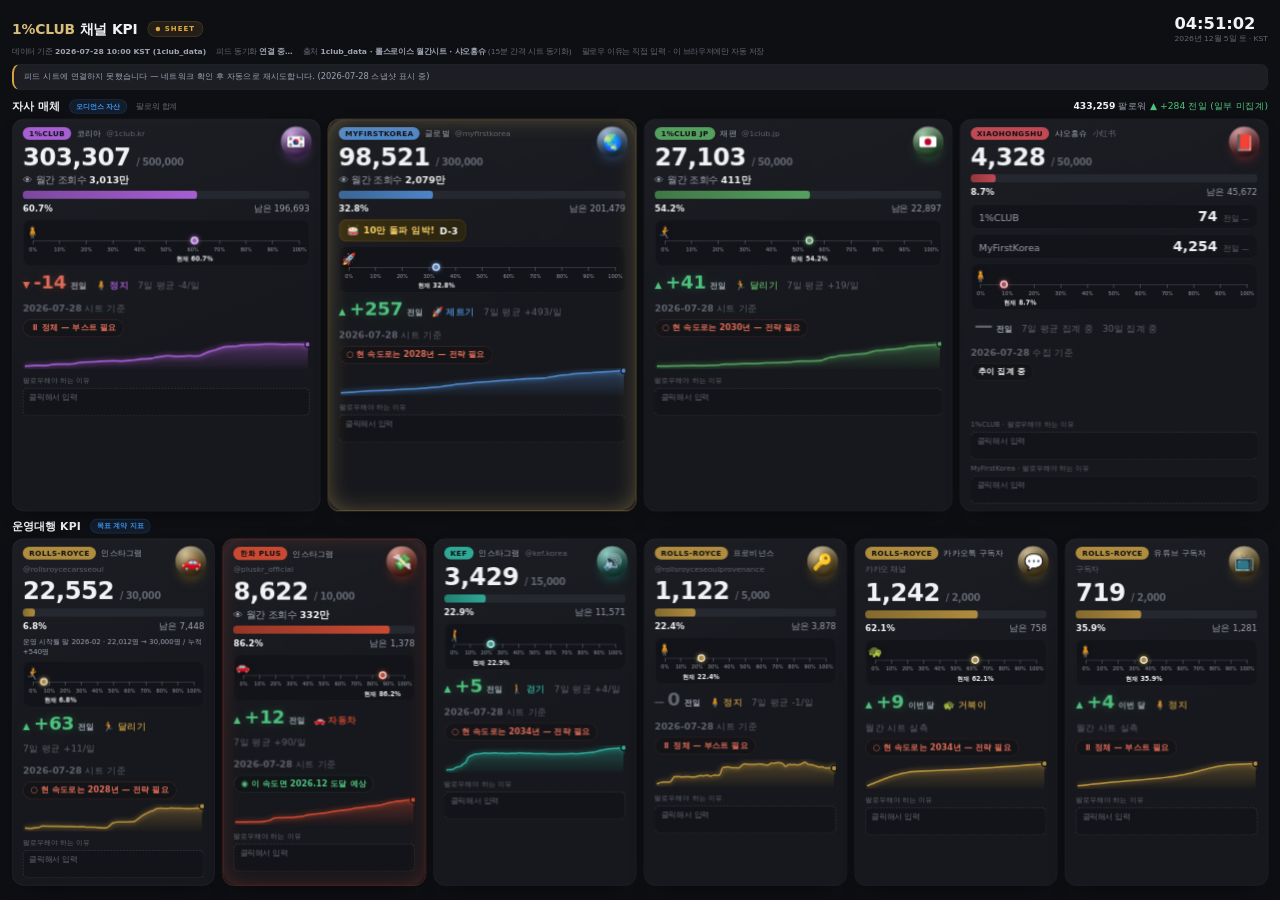
<file: versions/20261006/index.html>
<!doctype html>
<html lang="ko">
<head>
<meta charset="utf-8">
<meta name="viewport" content="width=device-width,initial-scale=1">
<meta name="robots" content="noindex,nofollow">
<title>1%CLUB 채널 KPI LIVE</title>
<link rel="icon" href="data:image/svg+xml,<svg xmlns='http://www.w3.org/2000/svg' viewBox='0 0 100 100'><text y='.9em' font-size='90'>📈</text></svg>">
<style>
  :root{
    --bg:#0e0f13; --card:#17181d; --card2:#1c1e24; --line:#262830;
    --ink:#f2f3f5; --ink2:#9fa4b1; --ink3:#62666f;
    --blue:#3d95f6; --gold:#b08d3e; --gold2:#d8bc7a; --kef:#4e86c8; --plus:#c4614a;
    --good:#4fc47f; --warn:#e0a83f; --bad:#e06b57;
    --numfont:ui-rounded,"SF Pro Rounded","SF Pro Display","Apple SD Gothic Neo",Pretendard,system-ui,sans-serif;
  }
  *{box-sizing:border-box;margin:0;padding:0}
  html,body{min-height:100%}
  body{
    background:var(--bg); color:var(--ink); overflow-x:hidden;
    font-family:"SF Pro Display","Apple SD Gothic Neo",Pretendard,"Noto Sans KR",system-ui,sans-serif;
    -webkit-font-smoothing:antialiased; padding:clamp(14px,1.8vw,30px);
    position:relative;
  }
  .num{font-family:var(--numfont);font-variant-numeric:tabular-nums}

  .orb{position:fixed;border-radius:50%;filter:blur(90px);opacity:.16;pointer-events:none;z-index:0}
  .orb.a{width:520px;height:520px;background:var(--blue);top:-180px;right:-120px;animation:drift 26s ease-in-out infinite alternate}
  .orb.b{width:460px;height:460px;background:var(--plus);bottom:-200px;left:-140px;animation:drift 32s ease-in-out infinite alternate-reverse}
  .orb.c{width:360px;height:360px;background:var(--gold);top:45%;left:38%;opacity:.09;animation:drift 40s ease-in-out infinite alternate}
  @keyframes drift{from{transform:translate(0,0) scale(1)}to{transform:translate(60px,40px) scale(1.12)}}
  main{position:relative;z-index:1}

  header{display:flex;align-items:center;gap:16px;flex-wrap:wrap;margin-bottom:4px}
  .brand{font-size:clamp(18px,1.7vw,24px);font-weight:800;letter-spacing:-.01em}
  .brand em{font-style:normal;color:var(--gold2)}
  .live{display:inline-flex;align-items:center;gap:7px;font-size:11px;font-weight:700;letter-spacing:.14em;color:var(--good);
    background:#4fc47f1a;border:1px solid #4fc47f33;padding:5px 12px;border-radius:20px}
  .live i{width:7px;height:7px;border-radius:50%;background:var(--good);animation:blink 1.6s ease-in-out infinite}
  .live.stale{color:var(--warn);background:#e0a83f1a;border-color:#e0a83f33}
  .live.stale i{background:var(--warn);animation:none}
  @keyframes blink{0%,100%{opacity:1}50%{opacity:.2}}
  .hspace{flex:1}
  #clock{font-size:clamp(20px,2vw,28px);font-weight:800}
  #clockdate{font-size:12px;color:var(--ink3);text-align:right}
  .meta{font-size:12px;color:var(--ink3);margin:4px 0 16px;display:flex;gap:16px;flex-wrap:wrap}
  .meta b{color:var(--ink2);font-weight:600}
  #banner{display:none;background:var(--card2);border:1px solid var(--line);border-left:3px solid var(--warn);
    border-radius:14px;padding:11px 16px;font-size:13px;color:var(--ink2);margin-bottom:14px}
  #banner.show{display:block}

  .sect{display:flex;align-items:center;gap:14px;margin:22px 0 12px;flex-wrap:wrap}
  .sect h2{font-size:17px;font-weight:800;letter-spacing:.02em}
  .sect .tag{font-size:11px;font-weight:700;color:var(--blue);background:#3d95f61a;border:1px solid #3d95f633;
    padding:3px 10px;border-radius:14px}
  .sect .sub{font-size:12px;color:var(--ink3)}
  .sect .grow{flex:1}
  .sect .sum{font-size:14.5px;color:var(--ink2)}
  .sect .sum b{color:var(--ink);font-weight:800}
  .sect .sum .up{color:var(--good)}


  .grid{display:grid;gap:16px;grid-template-columns:repeat(3,1fr)}
  .grid.own{grid-template-columns:repeat(auto-fit,minmax(235px,1fr))}
  @media(max-width:1100px){.grid{grid-template-columns:repeat(2,1fr)}}
  @media(max-width:640px){.grid{grid-template-columns:1fr}}

  .card{
    background:linear-gradient(160deg,var(--card2) 0%,var(--card) 55%);
    border:1px solid var(--line);border-radius:24px;padding:16px 20px 14px;
    position:relative;display:flex;flex-direction:column;gap:10px;
    box-shadow:0 16px 40px -24px rgba(0,0,0,.9), inset 0 1px 0 rgba(255,255,255,.045);
    transition:transform .35s cubic-bezier(.2,.8,.2,1), box-shadow .35s;
    transform-style:preserve-3d;
  }
  .card:hover{transform:perspective(900px) rotateX(2.5deg) rotateY(-2deg) translateY(-3px);
    box-shadow:0 26px 54px -26px rgba(0,0,0,.95), inset 0 1px 0 rgba(255,255,255,.06)}
  .card.near{border-color:color-mix(in srgb,var(--ac) 45%,var(--line));}
  .card.near::after{content:"";position:absolute;inset:0;border-radius:24px;pointer-events:none;
    box-shadow:inset 0 0 40px -14px var(--ac);opacity:.5}

  .badge{position:absolute;top:14px;right:16px;width:58px;height:58px;border-radius:50%;
    display:flex;align-items:center;justify-content:center;font-size:31px;
    background:radial-gradient(circle at 32% 26%, color-mix(in srgb,var(--ac) 55%,#fff) 0%, color-mix(in srgb,var(--ac) 45%,#000) 68%, color-mix(in srgb,var(--ac) 25%,#000) 100%);
    box-shadow:0 10px 20px -8px color-mix(in srgb,var(--ac) 65%,#000), inset 0 -5px 10px rgba(0,0,0,.4), inset 0 4px 7px rgba(255,255,255,.32);
    animation:bob 5.5s ease-in-out infinite;animation-delay:var(--d,0s)}
  .badge svg{width:33px;height:auto;border-radius:4px;box-shadow:0 2px 5px rgba(0,0,0,.5)}
  .badge span{filter:drop-shadow(0 3px 4px rgba(0,0,0,.45))}
  @keyframes bob{0%,100%{transform:translateY(0) rotate(-3deg)}50%{transform:translateY(-7px) rotate(3deg)}}

  .eyebrow{display:flex;align-items:center;gap:8px;font-size:13px;color:var(--ink2);padding-right:66px;flex-wrap:wrap}
  .chip{display:inline-block;padding:3px 10px;border-radius:20px;font-size:11.5px;font-weight:800;letter-spacing:.05em;
    color:#0e0f13;background:var(--ac)}
  .handle{color:var(--ink3);font-size:12px}

  .bignum{font-size:clamp(34px,3vw,58px);font-weight:800;line-height:1.05;letter-spacing:-.02em;
    display:flex;align-items:baseline;gap:9px;flex-wrap:wrap}
  .bignum .goal{font-size:.4em;color:var(--ink3);font-weight:600}
  .bignum.tick{animation:pop .55s ease}
  @keyframes pop{0%{text-shadow:0 0 22px var(--ac)}100%{text-shadow:none}}

  .pbar{height:13px;background:#262830;border-radius:5px;overflow:hidden}
  .pbar i{display:block;height:100%;border-radius:5px;
    background:linear-gradient(90deg,color-mix(in srgb,var(--ac) 75%,#000),var(--ac));
    transition:width 1.2s cubic-bezier(.2,.8,.2,1)}
  .prow{display:flex;justify-content:space-between;font-size:13.5px;color:var(--ink2)}
  .prow .pct{font-weight:800;color:var(--ink)}

  .track{height:78px;border-radius:12px;background:#131419;border:1px solid #22242b;position:relative}
  .track[hidden]{display:none}
  .track-inner{position:absolute;inset:0 15px}
  .track-inner::before{content:"";position:absolute;left:0;right:0;top:32px;border-bottom:1px solid #454852}
  .runner{position:absolute;top:7px;left:0;font-size:21px;line-height:1;--facing:-1;
    transform:translateX(-50%) scaleX(var(--facing));filter:drop-shadow(0 2px 3px rgba(0,0,0,.5));
    animation:runner-travel var(--duration,8s) linear infinite}
  .runner.flip{--facing:1}
  @keyframes runner-travel{from{left:0}to{left:100%}}
  .current-point{position:absolute;left:var(--progress,0%);top:32px;width:0;height:0;z-index:1;transition:left 1.2s ease}
  .current-point::before{content:"";position:absolute;width:8px;height:8px;transform:translate(-50%,-50%);
    border:2px solid var(--ink);border-radius:50%;background:var(--ac);box-shadow:0 0 8px var(--ac)}
  .current-label{position:absolute;top:24px;left:0;transform:translateX(-50%);white-space:nowrap;
    color:var(--ink);font-size:10px;font-weight:700;line-height:1.2}
  .current-point.start .current-label{transform:none}
  .current-point.end .current-label{transform:translateX(-100%)}
  .ruler-tick{position:absolute;top:32px;transform:translateX(-50%);font-size:8px;line-height:1;color:var(--ink2);text-align:center}
  .ruler-tick::before{content:"";display:block;width:0;height:6px;border-left:1px solid #626671;margin:0 auto 5px}
  .baseline-note{font-size:11px;line-height:1.4;color:var(--ink2)}
  .tierlab b{color:var(--ac)!important}

  .views{font-size:15px;color:var(--ink2)}
  .views b{color:var(--ink);font-weight:800}
  .subrows{display:flex;flex-direction:column;gap:8px;margin-top:2px}
  .subrow{display:flex;justify-content:space-between;align-items:baseline;font-size:15px;color:var(--ink2);
    background:#131419;border:1px solid #22242b;border-radius:12px;padding:9px 14px}
  .subrow b{font-size:22px;color:var(--ink);font-weight:800}
  .subvalue{display:flex;align-items:baseline;gap:10px;flex-wrap:wrap;justify-content:flex-end}
  .subdelta{font-size:12px;white-space:nowrap}
  .subdelta.down{color:var(--bad)}
  .follow-reasons{display:flex;flex-direction:column;gap:6px;margin-top:3px}
  .follow-reason{display:flex;flex-direction:column;gap:4px;font-size:11px;color:var(--ink3)}
  .follow-reason textarea{box-sizing:border-box;width:100%;min-width:0;height:44px;resize:none;
    border:1px dashed #454852;border-radius:8px;background:#131419;color:var(--ink2);
    padding:6px 9px;font:inherit;font-size:12px;line-height:1.4}
  .follow-reason textarea::placeholder{color:var(--ink3)}
  .follow-reason textarea:focus{outline:2px solid var(--ac);outline-offset:2px;border-style:solid;color:var(--ink)}
  .mile{display:none;align-items:center;gap:8px;font-size:14.5px;font-weight:800;color:#ffd76a;align-self:flex-start;
    background:linear-gradient(90deg,#3a2f12,#2a2410);border:1px solid #8a6d2f66;border-radius:12px;padding:7px 12px;
    animation:milepulse 1.6s ease-in-out infinite}
  .mile b{color:#fff}
  .mile .drum{animation:drum .5s ease-in-out infinite;display:inline-block}
  @keyframes drum{0%,100%{transform:rotate(-12deg)}50%{transform:rotate(12deg)}}
  @keyframes milepulse{0%,100%{box-shadow:0 0 0 0 #ffd76a33}50%{box-shadow:0 0 18px 2px #ffd76a55}}
  .card.hype{border-color:#c9a84e88}
  .card.hype::after{content:"";position:absolute;inset:0;border-radius:24px;pointer-events:none;
    box-shadow:inset 0 0 44px -12px #e8c56b;opacity:.5;animation:milepulse 1.6s ease-in-out infinite}
  .stats{display:flex;gap:14px;flex-wrap:wrap;font-size:14.5px;color:var(--ink2);align-items:baseline}
  .line2{display:flex;gap:16px;flex-wrap:wrap;align-items:baseline}
  .stats .s b{color:var(--ink);font-weight:750}
  /* 전일 증감 = 카드의 두 번째 히어로 숫자 */
  .stats .d1{font-size:29px;font-weight:800;letter-spacing:-.01em;display:inline-flex;align-items:baseline;gap:6px}
  .stats .d1 i{font-style:normal;font-size:.5em;transform:translateY(-1px)}
  .stats .d1 b{color:inherit;font-weight:800;font-size:inherit}
  .stats .d1 small{font-size:13px;font-weight:600;color:var(--ink2)}
  .stats .d1.up{text-shadow:0 0 16px #4fc47f55}
  .stats .d1.down{color:var(--bad);text-shadow:0 0 16px #e06b5744}
  .up{color:var(--good)} .flat{color:var(--ink3)} .down{color:var(--ink2)}
  .today{font-size:14.5px;color:var(--good)}
  .today b{font-weight:800}
  .today.zero{color:var(--ink3)}
  .eta{font-size:13px;font-weight:600;display:inline-flex;align-items:center;gap:6px;align-self:flex-start;
    padding:4px 11px;border-radius:14px;border:1px solid var(--line);background:#0e0f1366}
  .eta.ok{color:var(--good);border-color:#4fc47f33}
  .eta.warn{color:var(--warn);border-color:#e0a83f33}
  .eta.bad{color:var(--bad);border-color:#e06b5733}

  .spark{width:100%;height:60px;display:block;cursor:crosshair}
  .sparkwrap{position:relative}
  .tip{position:absolute;pointer-events:none;background:#0a0b0e;border:1px solid var(--line);border-radius:8px;
    padding:4px 9px;font-size:11px;color:var(--ink2);white-space:nowrap;display:none;transform:translate(-50%,-115%)}
  .tip b{color:var(--ink)}
  .manual{font-size:11.5px;color:var(--ink3);background:#262830;border-radius:10px;padding:6px 10px;align-self:flex-start}

  footer{margin-top:18px;font-size:11.5px;color:var(--ink3);display:flex;gap:18px;flex-wrap:wrap}
  body.fit{overflow:hidden;height:100vh}
  body.fit footer{display:none}
  @media(prefers-reduced-motion:reduce){
    .pace i,.live i,.badge,.orb,.runner,.mile,.mile .drum,.card.hype::after{animation:none!important}
    .bignum.tick{animation:none}
    .card:hover{transform:none}
  }
  /* ── dense (≥1200px) — 대형 화면 압축 모드: 여백 최소화 후 화면에 꽉 차게 균일 확대 ── */
  body.dense{padding:12px}
  body.dense .orb{display:none}
  body.dense .meta{margin:2px 0 10px}
  body.dense .sect{margin:12px 0 8px}
  body.dense .grid{gap:12px}
  body.dense .grid,body.dense .grid.own{grid-template-columns:repeat(auto-fit,minmax(300px,1fr))}
  body.dense .card{padding:12px 16px 11px;gap:7px;border-radius:18px}
  body.dense .card:hover{transform:none;box-shadow:0 16px 40px -24px rgba(0,0,0,.9), inset 0 1px 0 rgba(255,255,255,.045)}
  body.dense .badge{width:48px;height:48px;font-size:25px;top:11px;right:13px}
  body.dense .badge svg{width:27px}
  body.dense .eyebrow{padding-right:54px}
  body.dense .spark{height:44px}
  body.dense .track{height:74px}
  body.dense .runner{font-size:18px;top:10px}
  body.dense .subrow{padding:6px 12px}
  /* ── mobile (≤768px) — 데스크톱 레이아웃 불변, 폰 가독성 보강 ── */
  @media(max-width:768px){
    .orb{display:none}                          /* 대형 blur 배경 = 모바일 스크롤 잔렉 방지 */
    #clockdate{text-align:left}                 /* 줄바꿈 후 왼쪽 정렬이 자연스러움 */
    .meta{font-size:13px;gap:6px 14px}
    .handle,.sect .sub{font-size:13px}
    .card{padding:16px 16px 14px}
    .card:hover{transform:none;box-shadow:0 16px 40px -24px rgba(0,0,0,.9), inset 0 1px 0 rgba(255,255,255,.045)} /* 터치 후 hover 고착 방지 */
    .badge{width:50px;height:50px;font-size:27px;top:12px;right:14px}
    .badge svg{width:29px}
    .eyebrow{padding-right:56px}
    .subrow{font-size:14px}
    footer{font-size:12.5px;gap:8px 16px}
  }
</style>
</head>
<body>
<div class="orb a"></div><div class="orb b"></div><div class="orb c"></div>
<main>
<header>
  <div class="brand"><em>1%CLUB</em> 채널 KPI</div>
  <div class="live" id="liveTag"><i></i><span id="liveTxt">SHEET</span></div>
  <div class="hspace"></div>
  <div><div id="clock" class="num">--:--:--</div><div id="clockdate"></div></div>
</header>
<div class="meta">
  <span>데이터 기준 <b id="dataDate">연결 중…</b></span>
  <span>피드 동기화 <b id="syncAgo">연결 중…</b></span>
  <span>출처 <b>1club_data · 롤스로이스 월간시트 · 샤오홍슈</b> (15분 간격 시트 동기화)</span>
  <span id="reasonNotice" role="status">팔로우 이유는 직접 입력 · 이 브라우저에만 자동 저장</span>
</div>
<div id="banner"></div>

<div class="sect"><h2>자사 매체</h2><span class="tag">오디언스 자산</span>
  <span class="sub">팔로워 합계</span>
  <div class="grow"></div>
  <div class="sum num" id="ownSum"></div></div>
<div class="grid own" id="gridOwn"></div>

<div class="sect"><h2>운영대행 KPI</h2><span class="tag">목표 계약 지표</span>
  <div class="grow"></div></div>
<div class="grid" id="gridAgency"></div>

<footer>
  <span>팔로워·전일 증감 = 1club_data 오전 10시 실측 · 속도/도달 예상 = 최근 7일 평균</span>
  <span>화면 숫자는 추정하지 않으며 최신 시트값을 그대로 표시합니다</span>
</footer>
</main>

<script>
/* ── config ── */
const PUB="1mki_nVRs7Rf7Dw6OZRdYCE2ODVnoXXlGfYIQ2ddEGP0";
const FEED_CSV=`https://docs.google.com/spreadsheets/d/${PUB}/gviz/tq?tqx=out:csv&sheet=feed`;
const HIST_CSV=`https://docs.google.com/spreadsheets/d/${PUB}/gviz/tq?tqx=out:csv&sheet=history`;

const KPI = [
 {id:"rr",   sec:"agency", ac:"#b08d3e", em:"🚗", client:"ROLLS-ROYCE", name:"인스타그램",      handle:"@rollsroycecarsseoul",       goal:30000, baseline:22012, baselineDate:"2026-02", kind:"daily", idx:0, feed:"rollsroycecarsseoul"},
 {id:"plus", sec:"agency", ac:"#c94a33", em:"💸", client:"한화 PLUS",   name:"인스타그램",      handle:"@pluskr_official",          goal:10000, kind:"daily", idx:3, feed:"pluskr_official", vk:"views_pluskr_official"},
 {id:"kef",  sec:"agency", ac:"#2fa896", em:"🔊", client:"KEF",         name:"인스타그램",      handle:"@kef.korea",                goal:15000, kind:"daily", idx:2, feed:"kef.korea"},
 {id:"prov", sec:"agency", ac:"#b08d3e", em:"🔑", client:"ROLLS-ROYCE", name:"프로비넌스",      handle:"@rollsroyceseoulprovenance", goal:5000,  kind:"daily", idx:1, feed:"rollsroyceseoulprovenance"},
 {id:"kakao",sec:"agency", ac:"#b08d3e", em:"💬", client:"ROLLS-ROYCE", name:"카카오톡 구독자", handle:"카카오 채널",                 goal:2000,  kind:"monthly", row:"카카오톡", feed:"rr_kakao"},
 {id:"yt",   sec:"agency", ac:"#b08d3e", em:"📺", client:"ROLLS-ROYCE", name:"유튜브 구독자",   handle:"구독자",                     goal:2000,  kind:"monthly", row:"유튜브",   feed:"rr_youtube"},
 {id:"kr",   sec:"own", ac:"#a75fd3", em:"🇰🇷", svg:'<svg viewBox="0 0 36 24"><rect width="36" height="24" rx="3" fill="#fff"/><circle cx="18" cy="12" r="6" fill="#cd2e3a"/><path d="M12 12a3 3 0 0 1 6 0a3 3 0 0 0 6 0a6 6 0 0 1-12 0z" fill="#0047a0"/><g fill="#1a1a1a"><g transform="translate(6.7,5.8) rotate(-56)"><rect x="-3" y="-2.5" width="6" height="1.1"/><rect x="-3" y="-.55" width="6" height="1.1"/><rect x="-3" y="1.4" width="6" height="1.1"/></g><g transform="translate(29.3,18.2) rotate(-56)"><rect x="-3" y="-2.5" width="2.6" height="1.1"/><rect x=".4" y="-2.5" width="2.6" height="1.1"/><rect x="-3" y="-.55" width="2.6" height="1.1"/><rect x=".4" y="-.55" width="2.6" height="1.1"/><rect x="-3" y="1.4" width="2.6" height="1.1"/><rect x=".4" y="1.4" width="2.6" height="1.1"/></g><g transform="translate(29.3,5.8) rotate(56)"><rect x="-3" y="-2.5" width="2.6" height="1.1"/><rect x=".4" y="-2.5" width="2.6" height="1.1"/><rect x="-3" y="-.55" width="6" height="1.1"/><rect x="-3" y="1.4" width="2.6" height="1.1"/><rect x=".4" y="1.4" width="2.6" height="1.1"/></g><g transform="translate(6.7,18.2) rotate(56)"><rect x="-3" y="-2.5" width="6" height="1.1"/><rect x="-3" y="-.55" width="2.6" height="1.1"/><rect x=".4" y="-.55" width="2.6" height="1.1"/><rect x="-3" y="1.4" width="6" height="1.1"/></g></g></svg>', client:"1%CLUB",       name:"코리아",   handle:"@1club.kr",     goal:500000, kind:"own", own:0, feed:"1club.kr", vk:"views_1club.kr"},
 {id:"mfk",  sec:"own", ac:"#4e86c8", em:"🌏", client:"MYFIRSTKOREA", name:"글로벌",   handle:"@myfirstkorea", goal:300000, kind:"own", own:1, feed:"myfirstkorea", vk:"views_myfirstkorea"},
 {id:"jp",   sec:"own", ac:"#55a05f", em:"🇯🇵", svg:'<svg viewBox="0 0 36 24"><rect width="36" height="24" rx="3" fill="#fff"/><circle cx="18" cy="12" r="7" fill="#bc002d"/></svg>', client:"1%CLUB JP",    name:"재팬",     handle:"@1club.jp",     goal:50000, kind:"own", own:2, feed:"1club.jp", vk:"views_1club.jp"},
 {id:"xhs", sec:"own", ac:"#c14953", em:"📕", client:"XIAOHONGSHU", name:"샤오홍슈", handle:"小红书", goal:50000, kind:"group", asOf:"2026-07-28",
  subs:[{key:"xhs_1club",label:"1%CLUB",val:74},{key:"xhs_mfk",label:"MyFirstKorea",val:4254}]},
];

/* ── baked fallback (실조회 스냅샷 2026-07-28 · 피드 연결 시 최신값으로 대체) ── */
const BAKE_START="2026-05-15";
const BAKED_AGENCY=[
 [21821,21817,21805,21805,21836,21837,21839,21890,21886,21885,21881,21881,21880,21882,21876,21872,21872,21871,21869,21869,21866,21863,21859,21864,21862,21852,21846,21851,21848,21845,21839,21831,21830,21828,21831,21902,21984,22012,22025,22024,22023,22022,22023,22026,22029,22032,22090,22151,22215,22268,22308,22352,22390,22404,null,22475,22483,22491,22488,22478,22485,22493,22494,22487,22491,22488,22484,22476,22478,22479,22485,22485,22490,22489,22552],
 [1081,1084,1085,1086,1086,1085,1088,1100,1100,1101,1099,1099,1100,1100,1099,1099,1099,1102,1103,1102,1103,1104,1101,1103,1104,1103,1104,1125,1124,1126,1125,1123,1124,1123,1123,1130,1134,1133,1132,1132,1132,1132,1134,1133,1132,1130,1130,1136,1134,1136,1137,1136,1134,1125,null,1132,1132,1131,1132,1130,1132,1135,1139,1133,1131,1131,1129,1127,1124,1127,1123,1122,1123,1122,1122],
 [3044,3049,3051,3056,3090,3100,3102,3158,3163,3265,3286,3307,3320,3318,3328,3333,3338,3334,3333,3338,3339,3337,3331,3336,3332,3330,3331,3332,3334,3333,3341,3337,3334,3334,3333,3330,3329,3328,3326,3327,3329,3328,3321,3319,3319,3319,3321,3321,3322,3322,3326,3329,3329,3327,null,3323,3330,3333,3336,3343,3345,3346,3356,3368,3377,3389,3399,3401,3407,3415,3417,3418,3422,3424,3429],
 [null,null,null,null,null,515,515,528,531,538,546,547,553,558,562,629,797,975,976,1563,2063,2137,2142,2148,2166,2183,2205,2241,2296,2409,2518,2677,2925,3195,3320,3443,3515,3586,3659,3740,3981,4127,4304,4495,4617,4744,4818,4889,5057,5239,5439,5595,5725,5778,null,5955,6085,6197,6299,6415,6516,6636,6792,7154,7372,7583,7794,7991,8099,8133,8303,8496,8576,8610,8622]
];
const BAKED_OWN=[
 [299220,299294,299342,299384,299381,299342,299383,299513,299575,299613,299606,299614,299627,299738,299907,299985,300010,300040,300041,300138,300157,300178,300222,300250,300197,300158,300250,300339,300390,300441,300553,300603,300644,300704,300933,301027,301121,301170,301129,301083,301054,301110,301159,301133,301123,301133,301464,301798,302066,302219,302512,302726,302921,302924,null,302981,303042,303143,303217,303240,303250,303275,303319,303389,303380,303387,303367,303336,303293,303373,303351,303356,303351,303321,303307],
 [53370,53986,54705,55231,55618,56159,56656,57266,57633,58015,58395,58724,59004,59325,59727,60327,60783,61197,61568,61963,62437,62886,63356,64259,65073,65702,66211,67602,68571,70003,70948,71702,72522,73103,73900,74719,75348,75899,76377,76956,77619,78250,78909,79491,79946,80434,80832,81320,81947,82569,83039,83359,83673,83894,null,85794,86794,88283,89439,90258,90957,92104,92767,93326,93766,94245,94620,95067,95529,95959,96352,97360,97935,98264,98521],
 [25732,25732,25731,25734,25748,25750,25760,25767,25772,25777,25776,25774,25765,25785,25790,25790,25800,25837,25860,25850,25861,25879,25888,25900,25895,25894,25902,25922,25935,25931,25943,25947,25964,25969,25983,25997,26025,26037,26049,26046,26051,26065,26067,26124,26237,26274,26317,26369,26403,26418,26443,26459,26483,26489,null,26525,26588,26671,26701,26703,26747,26770,26781,26796,26833,26868,26935,26971,26986,27002,27007,27029,27042,27062,27103]
];
const BAKED_MONTHLY={
  "카카오톡":{months:[1203,1228,1230,1233,1237], current:1242, asOf:"2026-07-28"},
  "유튜브":  {months:[702,705,707,710,718],     current:719,  asOf:"2026-07-28"},
};
const BAKED_VIEWS={kr:30131832, mfk:20787613, jp:4105907, plus:3318919}; // IG 30일 조회수 실측 2026-07-28

/* ── state ── */
const S={}; let syncAt=null;

function bakeDates(vals){
  const out=[]; const d0=new Date(BAKE_START+"T10:00:00+09:00");
  vals.forEach((v,i)=>{ if(v!=null) out.push({d:new Date(d0.getTime()+i*86400000).toISOString().slice(0,10), v}); });
  return out;
}
function mergeSeries(base, hist){
  if(!hist||!hist.length) return base;
  const m=new Map(base.map(p=>[p.d,p.v]));
  hist.forEach(p=>{ if(p.v>0) m.set(p.d,p.v); });
  return [...m.entries()].map(([d,v])=>({d,v})).sort((a,b)=>a.d<b.d?-1:1);
}
function applySeries(k, pts, feedRow){
  const st=S[k.id]=S[k.id]||{};
  if(feedRow && feedRow.last && (!pts.length || feedRow.date>=pts[pts.length-1].d)){
    if(pts.length && pts[pts.length-1].d===feedRow.date) pts[pts.length-1]={d:feedRow.date,v:feedRow.last};
    else pts=[...pts,{d:feedRow.date,v:feedRow.last}];
  }
  st.series=pts.slice(-90);
  const last=pts[pts.length-1];
  st.last=last.v; st.lastDate=last.d;
  if(feedRow && feedRow.w7!=null){ st.rate=(last.v-feedRow.w7)/7; }
  else{
    const cutoff=new Date(last.d).getTime()-7*86400000; let ref=pts[0];
    for(const p of pts){ if(new Date(p.d).getTime()<=cutoff) ref=p; }
    const days=Math.max(1,(new Date(last.d)-new Date(ref.d))/86400000);
    st.rate=(last.v-ref.v)/days;
  }
  st.d1 = feedRow&&feedRow.d1!=null ? feedRow.d1
    : pts.length>1 ? last.v-pts[pts.length-2].v : null;
  st.d30 = feedRow&&feedRow.w30!=null ? last.v-feedRow.w30 : null;
  st.baseTs=new Date(last.d+"T10:00:00+09:00").getTime();
  st.day0 = feedRow&&feedRow.d0!=null ? feedRow.d0 : null;
  st.tsStr = feedRow&&feedRow.ts ? feedRow.ts : null;
  if(st.tsStr){ const t=Date.parse(st.tsStr.replace(" ","T")+":00+09:00"); if(t) st.baseTs=t; }
}
function applyMonthly(k,months,current,asOf){
  const st=S[k.id]=S[k.id]||{};
  const mm=i=>"2026-"+String(i).padStart(2,"0")+"-28";
  st.series=months.map((v,i)=>({d:mm(i+2),v}));
  if(current!=null){ st.series.push({d:asOf,v:current}); st.last=current; st.lastDate=asOf; }
  else{ st.last=months[months.length-1]; st.lastDate=mm(months.length+1); }
  const diffs=[]; for(let i=1;i<months.length;i++) diffs.push(months[i]-months[i-1]);
  st.rate=(diffs.length?diffs.reduce((a,b)=>a+b,0)/diffs.length:0)/30;
  st.d30=diffs.length?diffs[diffs.length-1]:null;
  st.baseTs=new Date(st.lastDate+"T10:00:00+09:00").getTime();
}
function applyGroup(k,feed={},hist={}){
  const subs=k.subs.map(s=>{
    const values=new Map();
    (hist[s.key]||[]).forEach(p=>{
      if(/^\d{4}-\d{2}-\d{2}$/.test(p.d)&&Number.isFinite(p.v)&&p.v>=0) values.set(p.d,p.v);
    });
    const f=feed[s.key];
    if(f&&/^\d{4}-\d{2}-\d{2}$/.test(f.date)&&Number.isFinite(f.last)&&f.last>=0) values.set(f.date,f.last);
    if(!values.size) values.set(k.asOf,s.val);
    const series=[...values].map(([d,v])=>({d,v})).sort((a,b)=>a.d.localeCompare(b.d));
    const last=series[series.length-1];
    // Calendar-day anchors: a missing day is unknown, never zero growth.
    const delta=days=>{
      const date=new Date(Date.parse(last.d+"T00:00:00Z")-days*86400000).toISOString().slice(0,10);
      return values.has(date)?last.v-values.get(date):null;
    };
    const d7=delta(7);
    return {last:last.v,lastDate:last.d,values,d1:delta(1),rate:d7==null?null:d7/7,d30:delta(30)};
  });
  const dates=subs.map(s=>s.lastDate).sort();
  const sameDate=dates[0]===dates[dates.length-1];
  const sum=key=>sameDate&&subs.every(s=>s[key]!=null)?subs.reduce((n,s)=>n+s[key],0):null;
  const series=[...subs[0].values.keys()].filter(d=>subs.every(s=>s.values.has(d))).sort()
    .map(d=>({d,v:subs.reduce((n,s)=>n+s.values.get(d),0)}));
  S[k.id]={subs,last:subs.reduce((n,s)=>n+s.last,0),lastDate:sameDate?dates[0]:dates[0]+" ~ "+dates[dates.length-1],
    series:series.slice(-90),d1:sum("d1"),rate:sum("rate"),d30:sum("d30")};
}
function loadBaked(){
  KPI.forEach(k=>{
    if(k.kind==="daily") applySeries(k,bakeDates(BAKED_AGENCY[k.idx]),null);
    else if(k.kind==="own") applySeries(k,bakeDates(BAKED_OWN[k.own]),null);
    else if(k.kind==="monthly"){ const b=BAKED_MONTHLY[k.row]; applyMonthly(k,b.months,b.current,b.asOf); }
    else if(k.kind==="group") applyGroup(k);
    else S[k.id]={series:null,last:k.val,lastDate:k.asOf,rate:0,baseTs:Date.now()};
  });
  KPI.forEach(k=>{ if(k.vk&&BAKED_VIEWS[k.id]) S[k.id].views=BAKED_VIEWS[k.id]; });
}

/* ── public feed fetch (gviz CSV · CORS OK) ── */
function parseCsv(t){
  return t.trim().split("\n").map(l=>{
    const cells=[]; let cur="",q=false;
    for(let i=0;i<l.length;i++){ const c=l[i];
      if(c==='"'){ if(q&&l[i+1]==='"'){cur+='"';i++;} else q=!q; }
      else if(c===","&&!q){ cells.push(cur); cur=""; }
      else cur+=c;
    }
    cells.push(cur); return cells;
  });
}
function csvNumber(v){
  const s=String(v==null?"":v).replace(/,/g,"").trim();
  if(!s) return null;
  const value=Number(s);
  return Number.isFinite(value)?value:null;
}
async function refresh(){
  try{
    const [ft,ht]=await Promise.all([
      fetch(FEED_CSV,{cache:"no-store"}).then(r=>{ if(!r.ok) throw new Error("feed "+r.status); return r.text(); }),
      fetch(HIST_CSV,{cache:"no-store"}).then(r=>r.ok?r.text():"").catch(()=>""),
    ]);
    const feed={};
    parseCsv(ft).slice(1).forEach(r=>{ if(r[0]) feed[r[0]]={date:r[1],last:csvNumber(r[2]),
      w7:csvNumber(r[3]), w30:csvNumber(r[4]), ts:(r[6]||"").trim()||null,
      d0:csvNumber(r[7]), d1:csvNumber(r[8])}; });
    const hist={};
    if(ht) parseCsv(ht).slice(1).forEach(r=>{ if(r[1]&&/^\d{4}-\d{2}-\d{2}$/.test(r[0]))
      (hist[r[1]]=hist[r[1]]||[]).push({d:r[0],v:csvNumber(r[2])}); });
    if(!Object.keys(feed).length) throw new Error("empty feed");
    KPI.forEach(k=>{
      const f=feed[k.feed];
      if(k.kind==="daily") applySeries(k, mergeSeries(bakeDates(BAKED_AGENCY[k.idx]),hist[k.feed]), f);
      else if(k.kind==="own") applySeries(k, mergeSeries(bakeDates(BAKED_OWN[k.own]),hist[k.feed]), f);
      else if(k.kind==="monthly"&&f&&f.last){
        const b=BAKED_MONTHLY[k.row];
        applyMonthly(k, b.months, f.last, f.date);
      }
      else if(k.kind==="group") applyGroup(k,feed,hist);
    });
    KPI.forEach(k=>{ if(k.vk&&feed[k.vk]&&feed[k.vk].last) S[k.id].views=feed[k.vk].last; });
    const feedTimes=Object.values(feed).map(f=>f.ts&&Date.parse(f.ts.replace(" ","T")+":00+09:00")).filter(Number.isFinite);
    syncAt=feedTimes.length?Math.max(...feedTimes):Date.now(); hideBanner();
    document.getElementById("liveTag").classList.remove("stale");
    document.getElementById("liveTxt").textContent="SHEET";
    renderStatic(); syncLabel();
  }catch(e){
    document.getElementById("liveTag").classList.add("stale");
    if(!syncAt) showBanner("피드 시트에 연결하지 못했습니다 — 네트워크 확인 후 자동으로 재시도합니다. (2026-07-28 스냅샷 표시 중)");
  }
}

/* ── build cards ── */
const fmt=n=>Math.floor(n).toLocaleString("ko-KR");
const fmtViews=v=> v>=1e8? (v/1e8).toFixed(1).replace(/\.0$/,"")+"억" : v>=1e4? Math.round(v/1e4).toLocaleString("ko-KR")+"만" : v.toLocaleString("ko-KR");
const MILES=[1000,3000,5000,10000,20000,30000,50000,70000,100000,150000,200000,300000,400000,500000,700000,1000000];
function goalProgress(k,value){
  const start=k.baseline===undefined?0:k.baseline;
  if(!k.goal||!Number.isFinite(start)||k.goal<=start) return null;
  return Math.max(0,Math.min(100,(value-start)/(k.goal-start)*100));
}
function card(k,i){
  const el=document.createElement("div");
  el.className="card"; el.id="c_"+k.id; el.style.setProperty("--ac",k.ac);
  const goalHtml = k.goal? `<span class="goal">/ ${k.goal.toLocaleString()}</span>` : "";
  const barHtml = k.goal? `<div class="pbar"><i id="b_${k.id}" style="width:0%"></i></div>
    <div class="prow num"><span class="pct" id="p_${k.id}">—%</span><span id="r_${k.id}"></span></div>`:"";
  const subrows=k.kind==="group"?`<div class="subrows num">${k.subs.map((s,si)=>`<div class="subrow"><span>${s.label}</span><span class="subvalue"><b id="x_${k.id}_${si}">${s.val.toLocaleString()}</b><span class="subdelta" id="xd_${k.id}_${si}"></span></span></div>`).join("")}</div>`:"";
  const bottom = `${subrows}<div class="mile num" id="m_${k.id}"></div>
       <div class="track" id="tk_${k.id}" role="progressbar" aria-label="${k.client} ${k.name} 목표 달성률" aria-valuemin="0" aria-valuemax="100"><div class="track-inner"><span class="runner" id="rn_${k.id}" aria-hidden="true">🏃</span>${Array.from({length:11},(_,n)=>`<span class="ruler-tick" style="left:${n*10}%" aria-hidden="true">${n*10}%</span>`).join("")}<span class="current-point" id="cp_${k.id}" aria-hidden="true"><span class="current-label"></span></span></div></div>
       <div class="line2"><div class="stats num" id="s_${k.id}"></div><div class="today num" id="t_${k.id}"></div></div>
       ${k.goal?`<div class="eta" id="e_${k.id}"></div>`:""}
       <div class="sparkwrap"><canvas class="spark" id="sp_${k.id}"></canvas><div class="tip" id="tp_${k.id}"></div></div>`;
  el.innerHTML=`
    <div class="badge" style="--d:${(i%6)*0.7}s">${k.svg||`<span>${k.em}</span>`}</div>
    <div class="eyebrow"><span class="chip">${k.client}</span> ${k.name} <span class="handle">${k.handle}</span></div>
    <div class="bignum num"><span id="n_${k.id}">—</span>${goalHtml}</div>
    ${k.vk?`<div class="views num" id="v_${k.id}"></div>`:""}
    ${barHtml}${k.baseline!==undefined?`<div class="baseline-note" id="base_${k.id}"></div>`:""}${bottom}<div class="follow-reasons"></div>`;
  const reasons=k.subs||[{key:k.feed,label:k.client+" "+k.name}];
  reasons.forEach(s=>{
    const label=document.createElement("label"), title=document.createElement("span"), input=document.createElement("textarea");
    label.className="follow-reason";
    title.textContent=(k.subs?s.label+" · ":"")+"팔로우해야 하는 이유";
    input.rows=2;
    input.placeholder="클릭해서 입력";
    input.setAttribute("aria-label",s.label+" 팔로우해야 하는 이유");
    const key="kpi-follow-reason-v1:"+s.key;
    try{ input.value=localStorage.getItem(key)||""; }catch(e){}
    input.addEventListener("input",()=>{
      try{ localStorage.setItem(key,input.value); }
      catch(e){ document.getElementById("reasonNotice").textContent="문구 저장 불가 · 브라우저 저장 설정을 확인해주세요"; }
    });
    label.append(title,input);
    el.querySelector(".follow-reasons").appendChild(label);
  });
  document.getElementById(k.sec==="agency"?"gridAgency":"gridOwn").appendChild(el);
}
KPI.forEach(card);

const SPARKS={};
const REDUCED=window.matchMedia&&window.matchMedia("(prefers-reduced-motion:reduce)").matches;
function drawSpark(k){
  const st=S[k.id]; if(!st||!st.series) return;
  const cv=document.getElementById("sp_"+k.id); if(!cv) return;
  const w=cv.clientWidth||280,h=cv.clientHeight||60,dpr=window.devicePixelRatio||1;
  cv.width=w*dpr; cv.height=h*dpr;
  const pts=st.series; if(pts.length<2){
    delete SPARKS[k.id]; cv.onmousemove=null;
    document.getElementById("tp_"+k.id).style.display="none";
    return;
  }
  const vs=pts.map(p=>p.v),mn=Math.min(...vs),mx=Math.max(...vs),sp=(mx-mn)||1;
  const X=i=>3+(w-6)*i/(pts.length-1), Y=v=>4+(h-9)*(1-(v-mn)/sp);
  const col=k.ac;
  /* 정적 곡선은 오프스크린에 1회 렌더 → 애니메이션 루프가 리빌+펄스만 담당 */
  const off=document.createElement("canvas"); off.width=w*dpr; off.height=h*dpr;
  const x=off.getContext("2d"); x.scale(dpr,dpr);
  const path=()=>{ x.beginPath(); x.moveTo(X(0),Y(pts[0].v));
    for(let i=1;i<pts.length;i++){ const xc=(X(i-1)+X(i))/2, yc=(Y(pts[i-1].v)+Y(pts[i].v))/2; x.quadraticCurveTo(X(i-1),Y(pts[i-1].v),xc,yc); }
    x.lineTo(X(pts.length-1),Y(pts[pts.length-1].v)); };
  path(); x.lineTo(X(pts.length-1),h); x.lineTo(X(0),h); x.closePath();
  const g=x.createLinearGradient(0,0,0,h); g.addColorStop(0,col+"66"); g.addColorStop(1,col+"08");
  x.fillStyle=g; x.fill();
  x.save(); x.shadowColor=col; x.shadowBlur=9;
  path(); x.strokeStyle=col; x.lineWidth=2.5; x.lineJoin="round"; x.stroke(); x.restore();
  const li=pts.length-1;
  const prev=SPARKS[k.id];
  const sameData=prev&&prev.key===st.lastDate+"/"+pts.length;
  SPARKS[k.id]={cv,off,dpr,col,ex:X(li),ey:Y(pts[li].v),
    start:(sameData&&prev.start)||performance.now(),key:st.lastDate+"/"+pts.length};
  if(REDUCED){ /* 모션 최소화: 전체 곡선 + 고정 점만 */
    const c=cv.getContext("2d"); c.drawImage(off,0,0);
    c.setTransform(dpr,0,0,dpr,0,0);
    c.beginPath(); c.arc(X(li),Y(pts[li].v),4,0,7); c.fillStyle=col; c.fill();
    c.strokeStyle="#0e0f13"; c.lineWidth=2; c.stroke();
    delete SPARKS[k.id];
  }
  cv.onmousemove=ev=>{
    const r=cv.getBoundingClientRect();
    const i=Math.max(0,Math.min(pts.length-1,Math.round((ev.clientX-r.left-4)/((w-8)/(pts.length-1)))));
    const tp=document.getElementById("tp_"+k.id);
    tp.style.display="block"; tp.style.left=X(i)+"px"; tp.style.top=Y(pts[i].v)+"px";
    tp.innerHTML=`${pts[i].d} · <b>${pts[i].v.toLocaleString()}</b>`;
  };
  cv.onmouseleave=()=>{const t=document.getElementById("tp_"+k.id); if(t)t.style.display="none"};
}
/* ── spark 애니메이션 루프: 좌→우 리빌 + 최신점 펄스 핑 ── */
function sparkLoop(now){
  for(const id in SPARKS){
    const a=SPARKS[id]; if(!a.cv.isConnected){ delete SPARKS[id]; continue; }
    const g=a.cv.getContext("2d");
    g.setTransform(1,0,0,1,0,0);
    g.clearRect(0,0,a.cv.width,a.cv.height);
    const prog=Math.min(1,(now-a.start)/1200);
    const e=1-Math.pow(1-prog,3);
    const cw=Math.max(1,Math.round(a.cv.width*e));
    g.drawImage(a.off,0,0,cw,a.cv.height,0,0,cw,a.cv.height);
    if(prog>=1){
      g.setTransform(a.dpr,0,0,a.dpr,0,0);
      const t=((now-a.start)%1700)/1700;
      g.beginPath(); g.arc(a.ex,a.ey,4+t*12,0,7);
      g.strokeStyle=a.col; g.globalAlpha=(1-t)*.5; g.lineWidth=1.6; g.stroke();
      g.globalAlpha=1;
      const r=3.6+Math.sin(now/280)*.9;
      g.save(); g.shadowColor=a.col; g.shadowBlur=10;
      g.beginPath(); g.arc(a.ex,a.ey,r,0,7); g.fillStyle=a.col; g.fill(); g.restore();
      g.beginPath(); g.arc(a.ex,a.ey,r,0,7); g.strokeStyle="#0e0f13"; g.lineWidth=2; g.stroke();
    }
  }
  requestAnimationFrame(sparkLoop);
}
if(!REDUCED) requestAnimationFrame(sparkLoop);
function speedTier(r){
  if(r<=0.2) return {em:"🧍",label:"정지",move:false,flip:false};
  if(r<3)    return {em:"🐢",label:"거북이",move:true,flip:false};
  if(r<10)   return {em:"🚶",label:"걷기",move:true,flip:false};
  if(r<30)   return {em:"🏃",label:"달리기",move:true,flip:false};
  if(r<80)   return {em:"🚴",label:"자전거",move:true,flip:false};
  if(r<150)  return {em:"🚗",label:"자동차",move:true,flip:false};
  if(r<300)  return {em:"✈️",label:"비행기",move:true,flip:true};
  if(r<600)  return {em:"🚀",label:"제트기",move:true,flip:true};
  return {em:"⚡",label:"빛의 속도",move:true,flip:false};
}
function humanEvery(sec){
  if(sec<90) return Math.round(sec)+"초";
  if(sec<5400) return Math.round(sec/60)+"분";
  if(sec<172800) return (sec/3600).toFixed(1).replace(/\.0$/,"")+"시간";
  return Math.round(sec/86400)+"일";
}

function renderStatic(){
  let latest="";
  KPI.forEach(k=>{
    const st=S[k.id];
    if(k.kind==="group"){
      k.subs.forEach((s,si)=>{
        const sub=st.subs[si], e=document.getElementById("x_"+k.id+"_"+si), d=document.getElementById("xd_"+k.id+"_"+si);
        e.textContent=sub.last.toLocaleString("ko-KR");
        d.className="subdelta "+(sub.d1>0?"up":sub.d1<0?"down":"flat");
        d.textContent=sub.d1==null?"전일 —":`전일 ${sub.d1>0?"▲ +":sub.d1<0?"▼ ":"― "}${sub.d1.toLocaleString("ko-KR")}`;
        e.parentElement.title=sub.lastDate+" 수집 기준";
      });
    }
    if(k.vk){ const ve=document.getElementById("v_"+k.id);
      if(ve) ve.innerHTML = st.views? `👁 월간 조회수 <b>${fmtViews(st.views)}</b>` : ""; }
    if(k.goal){
      const pct=goalProgress(k,st.last);
      document.getElementById("b_"+k.id).style.width=(pct==null?0:pct).toFixed(1)+"%";
      document.getElementById("p_"+k.id).textContent=pct==null?"시작값 확인 중":pct.toFixed(1)+"%";
      document.getElementById("r_"+k.id).textContent="남은 "+(k.goal-st.last>0?fmt(k.goal-st.last):0);
      if(k.baseline!==undefined){
        document.getElementById("base_"+k.id).textContent=Number.isFinite(k.baseline)
          ?`운영 시작월 말 ${k.baselineDate} · ${fmt(k.baseline)}명 → ${fmt(k.goal)}명 / 누적 ${st.last-k.baseline>=0?"+":""}${(st.last-k.baseline).toLocaleString()}명`
          :"운영 시작 당시 팔로워 수 확인 중";
      }
      document.getElementById("c_"+k.id).classList.toggle("near",pct>=85);
      const e=document.getElementById("e_"+k.id), remain=k.goal-st.last, r=st.rate;
      if(remain<=0){ e.className="eta ok"; e.textContent="✦ 목표 달성!"; }
      else if(r==null){ e.className="eta"; e.textContent="추이 집계 중"; }
      else if(r<=0.2){ e.className="eta bad"; e.textContent="⏸ 정체 — 부스트 필요"; }
      else{
        const dt=new Date(Date.now()+remain/r*86400000), y=dt.getFullYear();
        const label=`${y}.${String(dt.getMonth()+1).padStart(2,"0")} 도달 예상`;
        if(y===2026){ e.className="eta ok"; e.textContent="◉ 이 속도면 "+label; }
        else if(y===2027){ e.className="eta warn"; e.textContent="◔ "+label+" — 속도 상향 필요"; }
        else{ e.className="eta bad"; e.textContent="○ 현 속도로는 "+y+"년 — 전략 필요"; }
      }
    }
    const mel=document.getElementById("m_"+k.id), cardEl=document.getElementById("c_"+k.id);
    if(mel){
      const next=MILES.find(m=>m>st.last);
      const days=(st.rate>0&&next)? (next-st.last)/st.rate : Infinity;
      if(days<=14){
        mel.style.display="inline-flex";
        mel.innerHTML=`<span class="drum">🥁</span> ${fmtViews(next)} 돌파 임박! <b>D-${Math.max(1,Math.ceil(days))}</b>`;
        cardEl.classList.add("hype");
      } else { mel.style.display="none"; cardEl.classList.remove("hype"); }
    }
    const s=document.getElementById("s_"+k.id), r=st.rate;
    const rv=k.kind==="monthly"?r*30:k.kind==="group"?st.d1:(st.d1!=null?st.d1:r);
    const cls=rv>0?"up":(rv<0?"down":"flat"), arrow=rv>0?"▲":(rv<0?"▼":"―");
    let extra="";
    if(st.d30!=null&&k.kind!=="monthly") extra=`<span class="s" style="color:var(--ink3)">30일 ${st.d30>=0?"+":""}${st.d30.toLocaleString()}</span>`;
    else if(k.kind==="group") extra=`<span class="s" style="color:var(--ink3)">30일 집계 중</span>`;
    const tier=speedTier(r);
    const period=k.kind==="monthly"?"이번 달":"전일";
    s.innerHTML=`<span class="s d1 ${cls}"><i>${rv==null?"":arrow}</i><b>${rv==null?"—":(rv>0?"+":"")+Math.round(rv).toLocaleString()}</b><small>${period}</small></span>`
      +(r==null?"":`<span class="s tierlab">${tier.em} <b>${tier.label}</b></span>`)
      +(k.kind!=="monthly"?`<span class="s" style="color:var(--ink3)">7일 평균 ${r==null?"집계 중":(r>0?"+":"")+Math.round(r).toLocaleString()+"/일"}</span>`:"")+extra;
    const tk=document.getElementById("tk_"+k.id), rn=document.getElementById("rn_"+k.id);
    const progress=goalProgress(k,st.last);
    tk.hidden=progress==null;
    if(progress!=null){
      tk.style.setProperty("--progress",progress.toFixed(2)+"%");
      tk.setAttribute("aria-valuenow",progress.toFixed(1));
      tk.setAttribute("aria-valuetext",`${progress.toFixed(1)}% · ${fmt(st.last)}명 / 목표 ${fmt(k.goal)}명`);
      const point=document.getElementById("cp_"+k.id);
      point.classList.toggle("start",progress<12);
      point.classList.toggle("end",progress>88);
      point.querySelector(".current-label").textContent=`현재 ${progress.toFixed(1)}%`;
    }
    rn.textContent=tier.em; rn.classList.toggle("flip",tier.flip);
    tk.style.setProperty("--duration",Math.max(3,Math.min(12,50/Math.sqrt(Math.max(r||0,1)))).toFixed(2)+"s");
    if(st.lastDate>latest&&k.kind!=="monthly"&&k.kind!=="group") latest=st.lastDate;
    drawSpark(k);
  });
  document.getElementById("dataDate").textContent=latest+" 10:00 KST (1club_data)";
  const own=KPI.filter(k=>k.sec==="own");
  const osum=own.reduce((a,k)=>a+S[k.id].last,0);
  const od1=own.reduce((a,k)=>a+(S[k.id].d1||0),0);
  const partial=own.some(k=>S[k.id].d1==null);
  const ocls=od1>0?"up":(od1<0?"down":"flat"), oarrow=od1>0?"▲":(od1<0?"▼":"―");
  document.getElementById("ownSum").innerHTML=`<b>${fmt(osum)}</b> 팔로워 <span class="${ocls}">${oarrow} ${od1>0?"+":""}${od1.toLocaleString()} 전일${partial?" (일부 미집계)":""}</span>`;
  scheduleFit();
}

/* ── live ticker ── */
const shown={};
function tick(){
  KPI.forEach(k=>{
    const st=S[k.id]; if(!st) return;
    const el=document.getElementById("n_"+k.id);
    const iv=Math.floor(st.last);
    if(shown[k.id]!==iv){
      if(shown[k.id]!=null&&iv>shown[k.id]){ const b=el.parentElement; b.classList.remove("tick"); void b.offsetWidth; b.classList.add("tick"); }
      shown[k.id]=iv; el.textContent=iv.toLocaleString("ko-KR");
    }
    const td=document.getElementById("t_"+k.id); if(!td) return;
    td.className="today num zero";
    td.innerHTML=k.kind==="monthly"?"월간 시트 실측":`<b>${st.lastDate}</b> ${k.kind==="group"?"수집":"시트"} 기준`;
  });
}
setInterval(tick,200);

/* ── clock / sync label ── */
function clock(){
  const n=new Date();
  document.getElementById("clock").textContent=new Intl.DateTimeFormat("ko-KR",{timeZone:"Asia/Seoul",hour:"2-digit",minute:"2-digit",second:"2-digit",hour12:false}).format(n);
  document.getElementById("clockdate").textContent=new Intl.DateTimeFormat("ko-KR",{timeZone:"Asia/Seoul",year:"numeric",month:"long",day:"numeric",weekday:"short"}).format(n)+" · KST";
}
setInterval(clock,1000); clock();
function syncLabel(){
  const el=document.getElementById("syncAgo"), lt=document.getElementById("liveTag");
  if(!syncAt){ el.textContent="스냅샷 모드"; return; }
  const m=Math.round((Date.now()-syncAt)/60000);
  el.textContent=m<1?"방금":m+"분 전";
  lt.classList.toggle("stale",m>40);
}
setInterval(syncLabel,30000);

const banner=document.getElementById("banner");
function scheduleFit(){ if(typeof fitScreen==="function"){ clearTimeout(window.__ft); window.__ft=setTimeout(fitScreen,60); } }
function showBanner(h){ banner.innerHTML=h; banner.classList.add("show"); scheduleFit(); }
function hideBanner(){ banner.classList.remove("show"); scheduleFit(); }

/* ── boot ── */
loadBaked(); renderStatic(); tick();
refresh(); setInterval(refresh, 5*60*1000);
/* ── fit-to-screen: 전체 정보가 잘리지 않는 한도에서 화면에 꽉 차게 균일 확대/축소 ──
   dense 모드로 여백을 압축한 뒤, "레이아웃 폭 = 화면폭/s"로 두고 배율 s를 이진 탐색.
   s>1 = 확대(대형 TV에서 각 카드가 크게), s<1 = 축소(노트북에서 전체 표시). 비율은 항상 유지. */
function fitScreen(){
  const m=document.querySelector("main"); if(!m) return;
  if(window.innerWidth<1200){
    document.body.classList.remove("fit","dense");
    m.style.transform=""; m.style.width=""; m.style.marginTop="";
    KPI.forEach(drawSpark); return;
  }
  document.body.classList.add("dense");
  const pad=12, availW=window.innerWidth-pad*2, availH=window.innerHeight-pad*2;
  const fits=s=>{ m.style.width=(availW/s)+"px"; return m.scrollHeight*s<=availH-4; };
  let lo=0.35, hi=2.4;
  if(fits(lo)){
    for(let i=0;i<12;i++){ const mid=(lo+hi)/2; if(fits(mid)) lo=mid; else hi=mid; }
  }
  const s=lo;
  m.style.width=(availW/s)+"px";
  m.style.transformOrigin="top left";
  m.style.transform=`scale(${s})`;
  m.style.marginTop=Math.max(0,(availH-m.scrollHeight*s)/2)+"px";
  document.body.classList.add("fit");
  KPI.forEach(drawSpark);
}
window.addEventListener("resize",()=>{ clearTimeout(window.__ft); window.__ft=setTimeout(fitScreen,120); });
setTimeout(fitScreen,80);
if(document.fonts&&document.fonts.ready) document.fonts.ready.then(scheduleFit);
</script>
</body>
</html>
</file>
